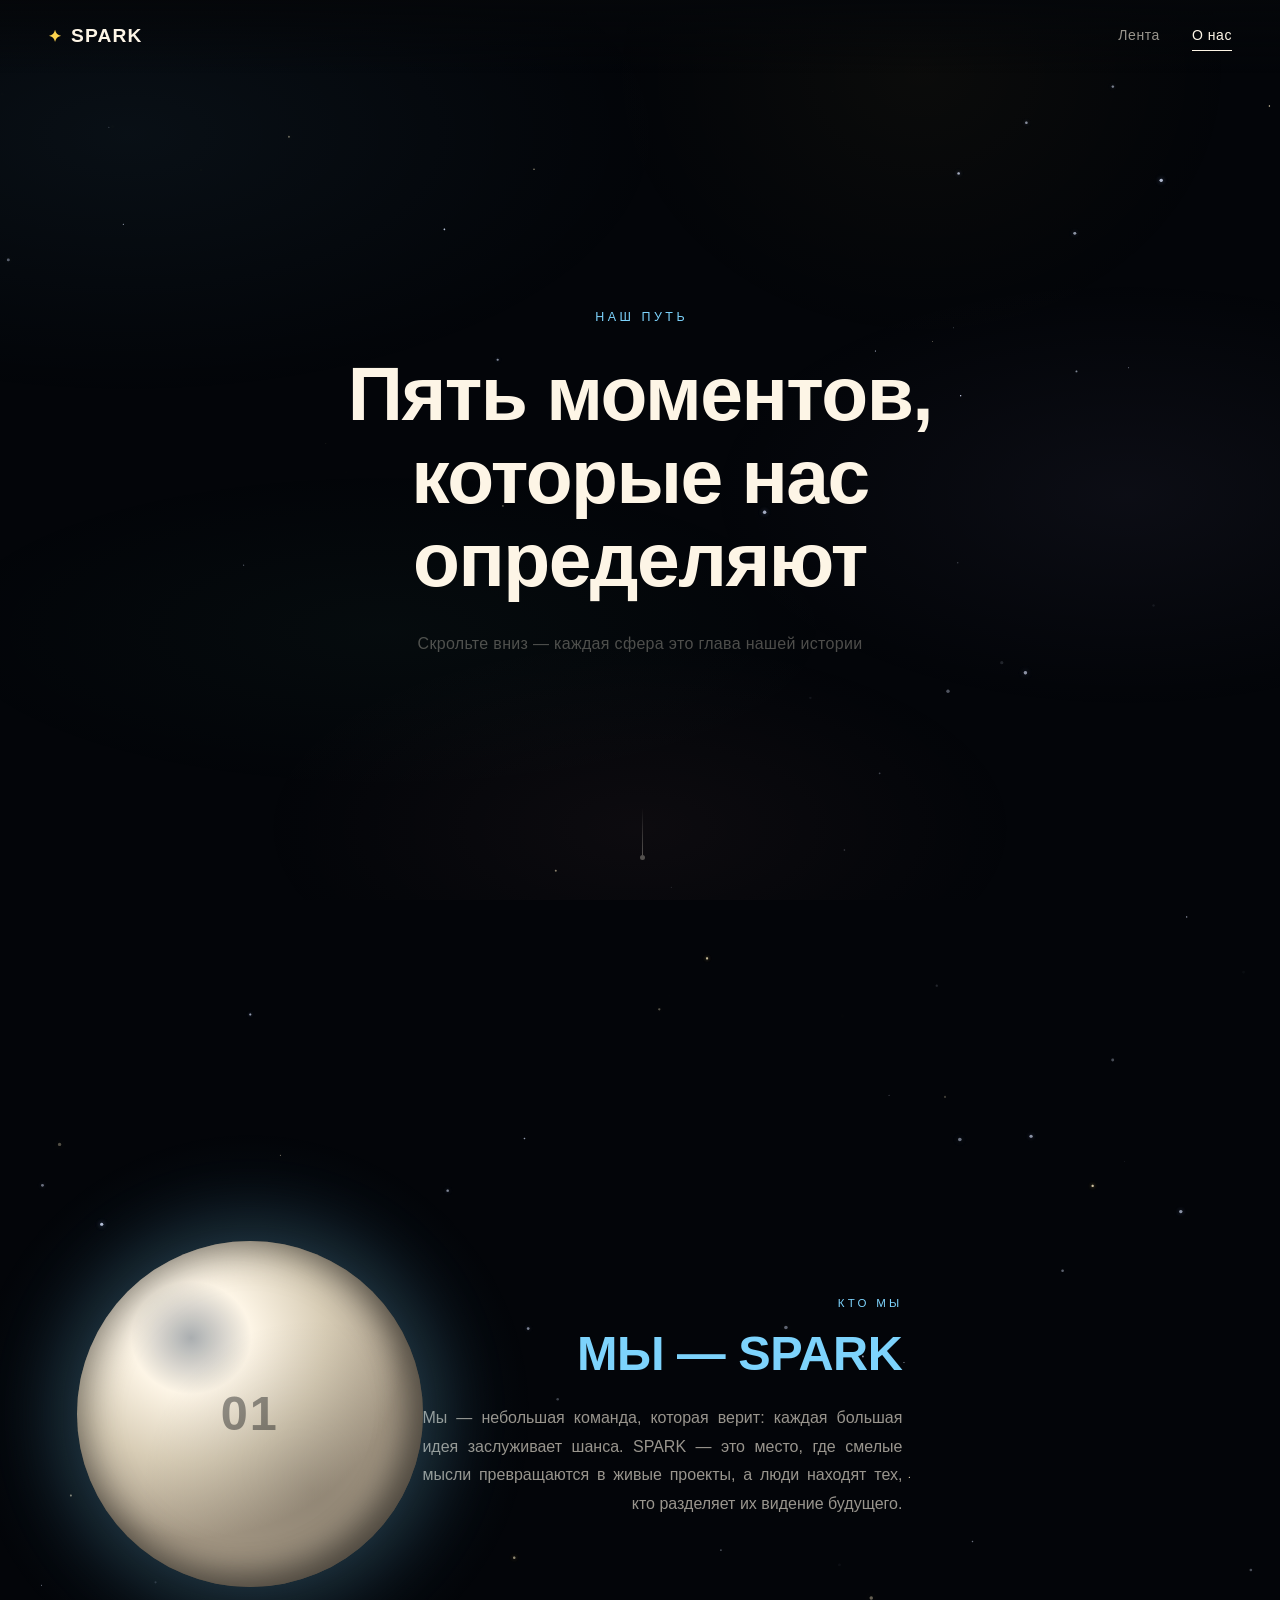
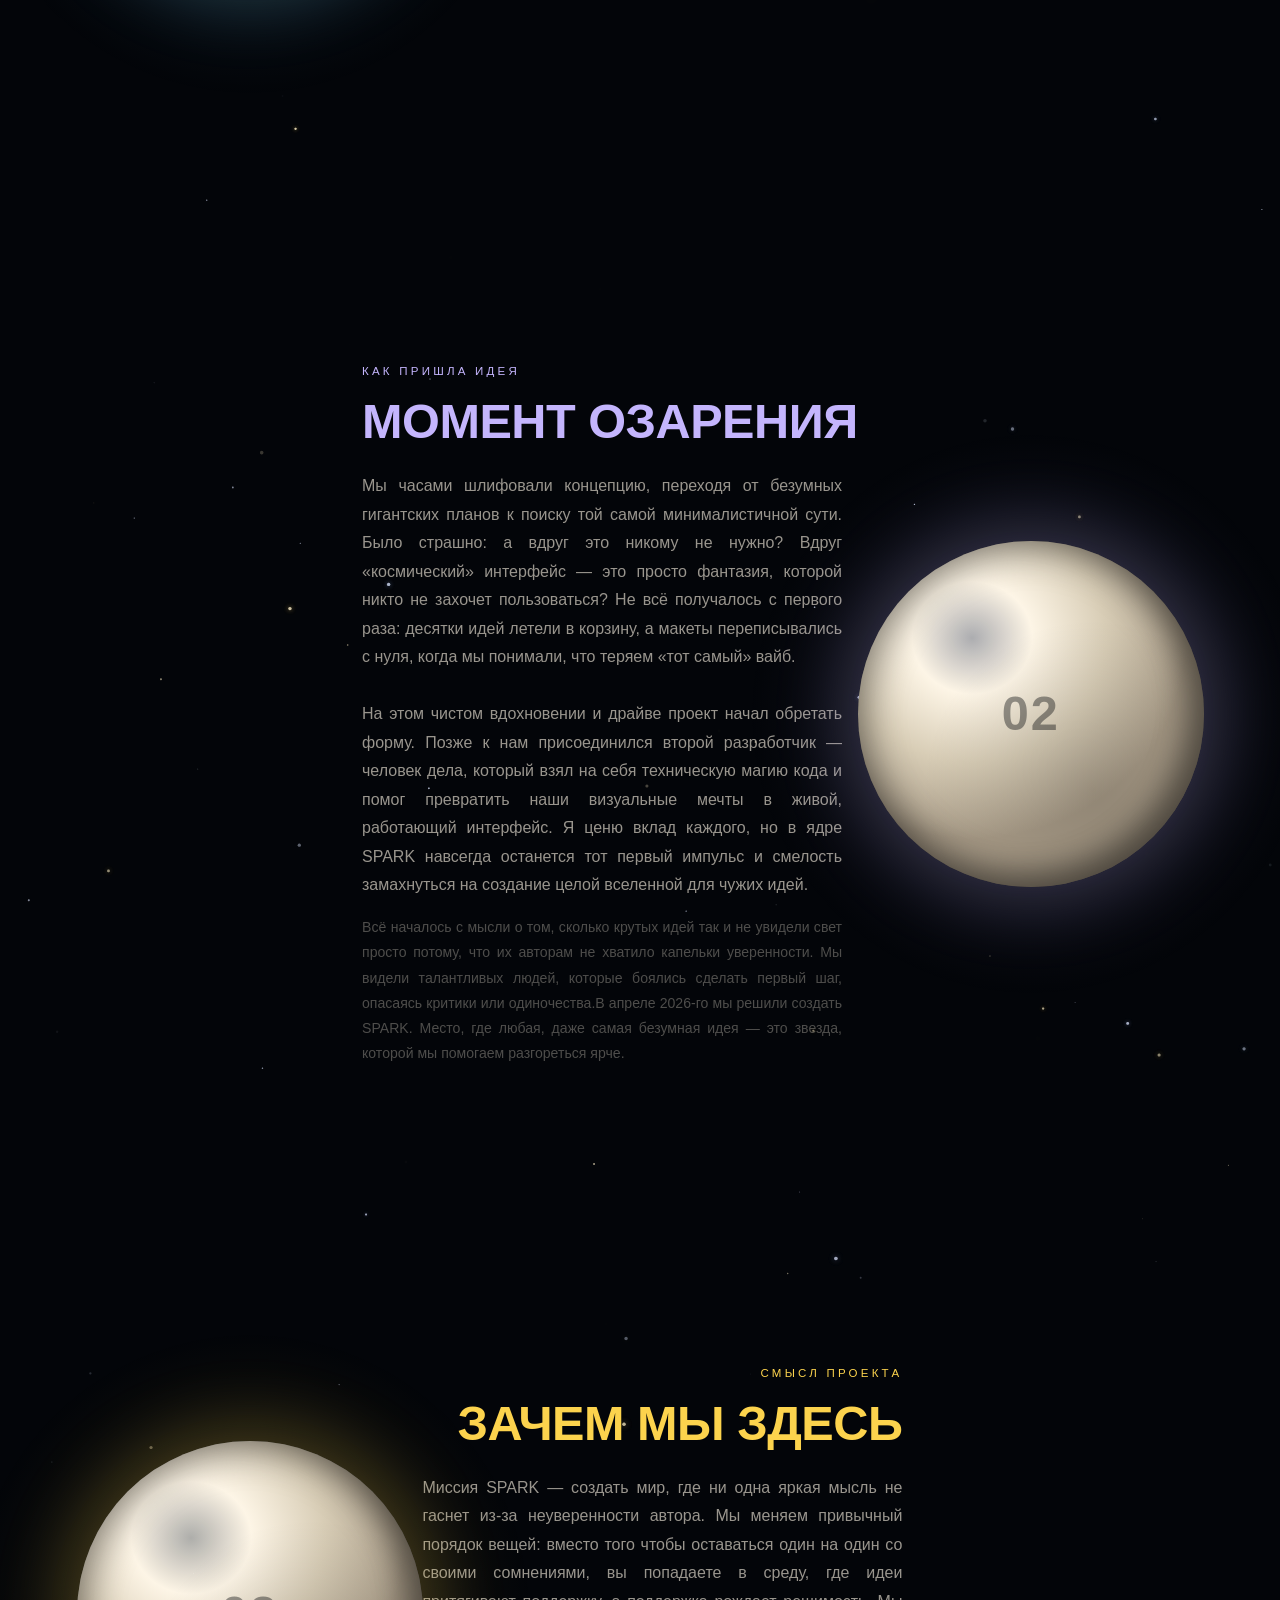
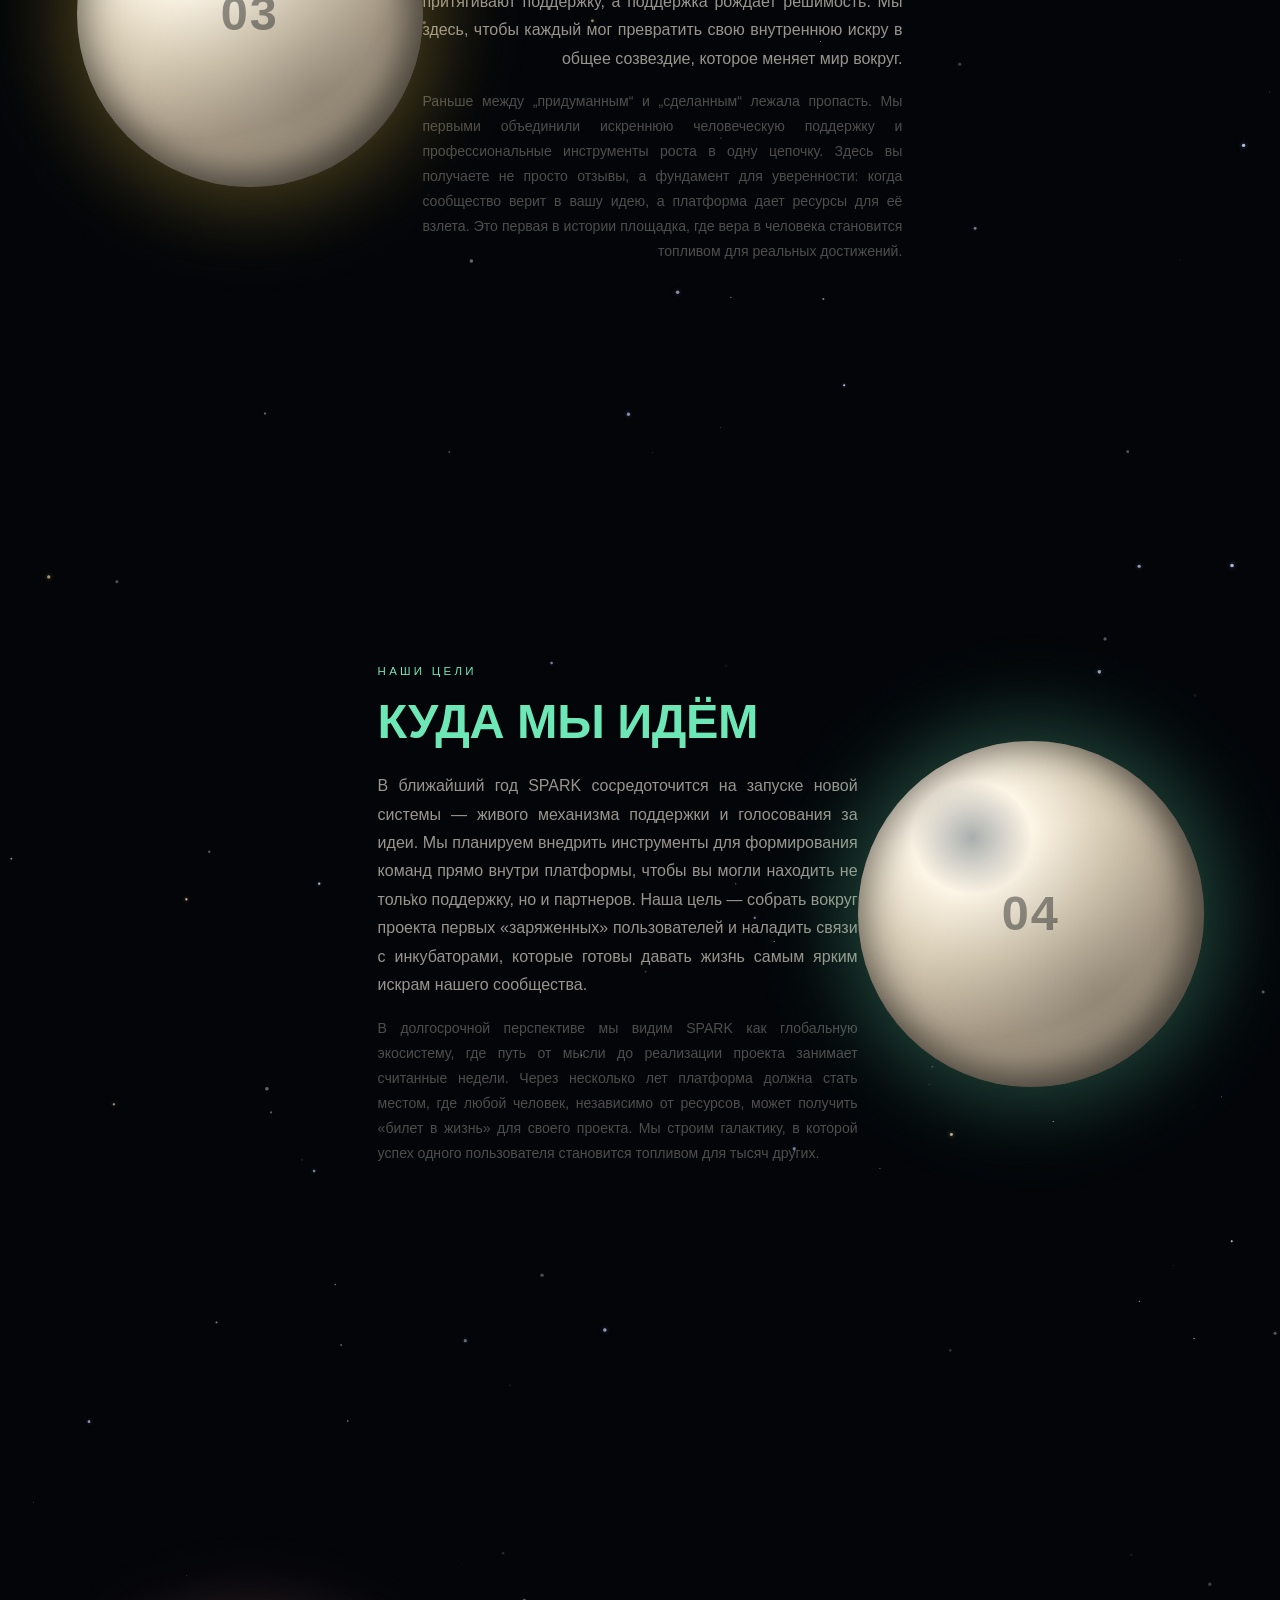
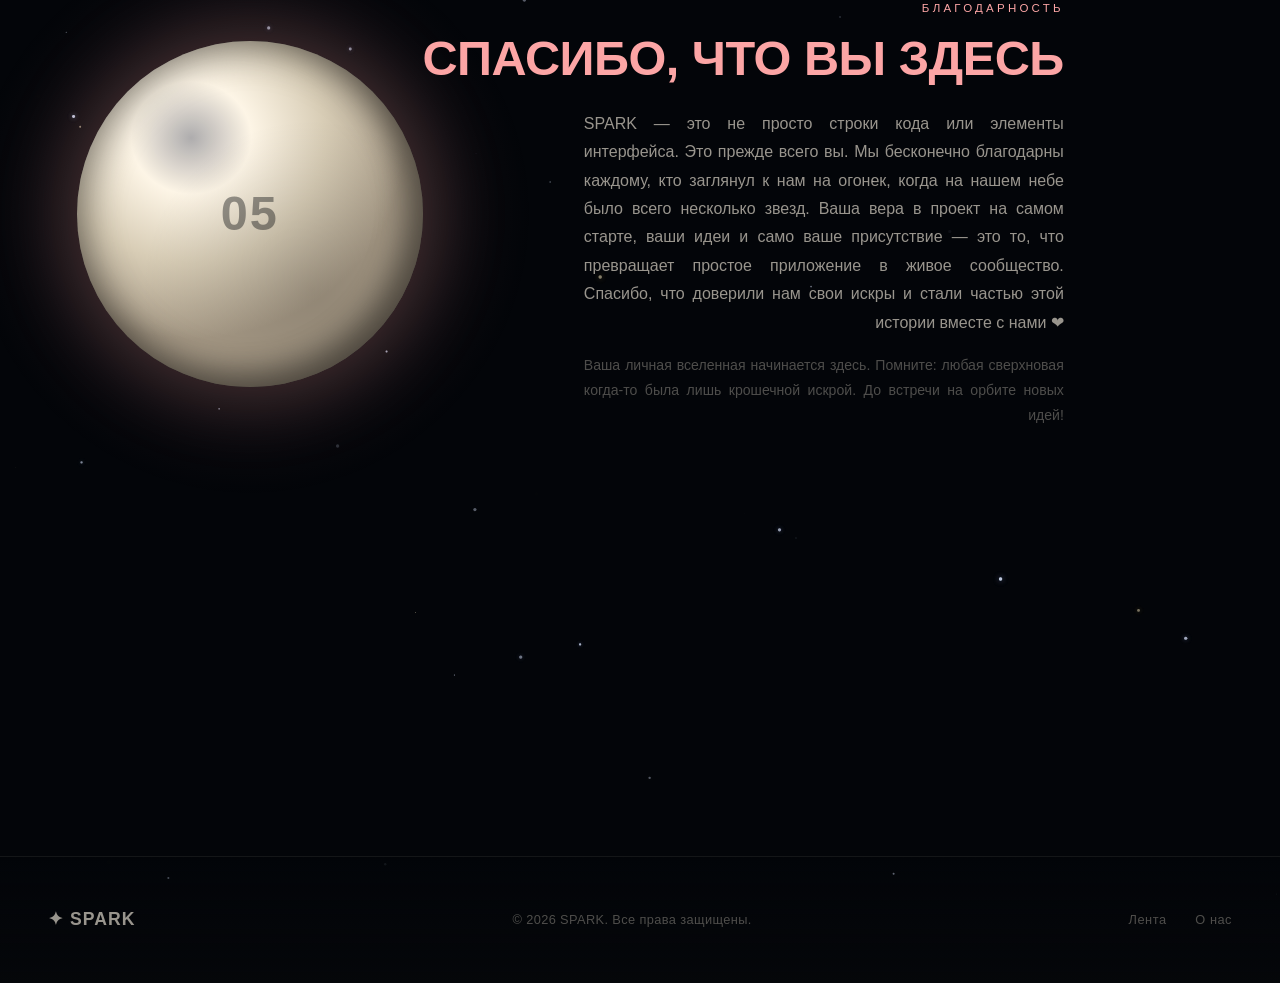
<file: about.html>
<!DOCTYPE html>
<html lang="ru">
<head>
  <meta charset="UTF-8">
  <meta name="viewport" content="width=device-width, initial-scale=1.0">
  <link rel="icon" href="data:,">
  <meta name="theme-color" content="#05070a">
  <title>О нас — SPARK</title>

  <meta http-equiv="Content-Security-Policy" content="default-src 'self'; script-src 'self' 'unsafe-inline' https://cdn.jsdelivr.net; style-src 'self' 'unsafe-inline' https://fonts.googleapis.com; font-src https://fonts.gstatic.com; connect-src 'self' https://*.supabase.co wss://*.supabase.co; img-src 'self' data: https:; object-src 'none'; base-uri 'self'; form-action 'self'; upgrade-insecure-requests;">

  <!-- Fonts: Syne (заголовки) + DM Sans (текст) — как в основном проекте -->
  <link rel="preconnect" href="https://fonts.googleapis.com">
  <link rel="preconnect" href="https://fonts.gstatic.com" crossorigin>
  <link href="https://fonts.googleapis.com/css2?family=Syne:wght@400;600;700;800&family=DM+Sans:ital,wght@0,300;0,400;0,500;1,300&display=swap" rel="stylesheet">

  <link rel="stylesheet" href="assets/css/about.css">
</head>
<body>

  <!-- ════════════════════════════════════════════════════
       LAYER 0 — Звёздное небо (canvas)
       JS: twinkling state-machine + subtle nebula gradient
  ════════════════════════════════════════════════════ -->
  <canvas id="starfield" aria-hidden="true"></canvas>

  <!-- ════════════════════════════════════════════════════
       LAYER 1 — Градиент-туманность поверх звёзд
  ════════════════════════════════════════════════════ -->
  <div class="nebula-bg" aria-hidden="true"></div>

  <!-- ════════════════════════════════════════════════════
       НАВИГАЦИЯ — минималистичная шапка
  ════════════════════════════════════════════════════ -->
  <header class="site-header" role="banner">
    <a class="logo" href="/" aria-label="SPARK — на главную">
      <span class="logo-mark">✦</span>
      <span class="logo-text">SPARK</span>
    </a>
    <nav class="header-nav" role="navigation" aria-label="Основная навигация">
      <a href="index.html" data-i18n="navFeed">Лента</a>
      <a href="about.html" class="nav-active" aria-current="page" data-i18n="navAbout">О нас</a>
    </nav>
  </header>

  <!-- ════════════════════════════════════════════════════
       HERO — вводный экран перед основным контентом
  ════════════════════════════════════════════════════ -->
  <section class="hero" aria-labelledby="hero-title">
    <div class="hero-eyebrow" data-i18n="heroEyebrow">Наш путь</div>
    <h1 class="hero-title" id="hero-title" data-i18n="heroTitle">
      Пять моментов, которые нас определяют
    </h1>
    <p class="hero-sub" data-i18n="heroSub">
      Скрольте вниз — каждая сфера это&nbsp;глава нашей истории
    </p>
    <div class="hero-scroll-hint" aria-hidden="true">
      <span class="scroll-line"></span>
      <span class="scroll-dot"></span>
    </div>
  </section>

  <!-- ════════════════════════════════════════════════════
       SVG ЛИНИЯ-МАРШРУТ
       Соединяет все 5 планет тонкой нитью.
       viewBox и точки пересчитываются JS при resize.
       data-line — маркер для JS-апдейта координат.
  ════════════════════════════════════════════════════ -->
  <svg
    class="path-line"
    id="pathLine"
    aria-hidden="true"
    data-line
    preserveAspectRatio="none"
  >
    <!--
      JS вставит сюда <path> с реальными координатами центров планет.
      Fallback (если JS не загрузился) — просто вертикальная линия.
    -->
    <path class="path-line__track" id="pathTrack" d="M0,0" />
    <!-- Анимированная «искра», бегущая по линии -->
    <circle class="path-line__spark" id="pathSpark" r="3" cx="0" cy="0" />
  </svg>

  <!-- ════════════════════════════════════════════════════
       ОСНОВНОЙ КОНТЕНТ — 5 секций-планет
       Каждая секция:
         .stop                — контейнер секции
         .stop__planet-wrap   — сфера + свечение
         .stop__planet        — сама сфера (CSS градиент)
         .stop__body          — текстовый блок с shape-outside
         .stop__index         — порядковый номер (01–05)

       Класс .stop--left  / .stop--right — зигзаг-направление
       data-color — цвет свечения (передаётся в JS для параллакса)
  ════════════════════════════════════════════════════ -->
  <main class="journey" id="journey" role="main">

    <!-- ── СТОП 01 — КТО МЫ ──────────────────────────
         Цвет: голубой (#7dd3fc)
         Позиция: слева
    ─────────────────────────────────────────────────── -->
    <section
      class="stop stop--left"
      id="stop-01"
      data-index="01"
      data-color="#7dd3fc"
      aria-labelledby="stop-01-title"
    >
      <div class="stop__planet-wrap" data-planet>
        <!-- Сфера -->
        <div class="stop__planet stop__planet--blue" aria-hidden="true">
          <div class="stop__planet-inner"></div>
        </div>
        <!-- Свечение-аура (отдельный слой для blur без влияния на текст) -->
        <div class="stop__aura stop__aura--blue" aria-hidden="true"></div>
        <!-- Плавающий номер внутри сферы -->
        <div class="stop__planet-num" aria-hidden="true">01</div>
      </div>

      <div class="stop__body stop__body--right">
        <!-- shape-outside float-элемент для обтекания сферы -->
        <div class="stop__shape-float stop__shape-float--left" aria-hidden="true"></div>

        <div class="stop__text">
          <span class="stop__eyebrow" style="color:#7dd3fc" data-i18n="eyebrow1">Кто мы</span>

          <!-- ЗАГОЛОВОК: замените на название вашей команды/слоган -->
          <h2 class="stop__title" id="stop-01-title" style="color:#7dd3fc" data-i18n="title1">
            <!-- ТЕКСТ: короткий заголовок раздела «Кто мы», 2–4 слова, ВЕРХНИЙ РЕГИСТР -->
            МЫ — SPARK
          </h2>

          <!-- ОСНОВНОЙ ТЕКСТ: замените на описание команды и видения -->
          <p class="stop__desc" data-i18n="desc1_1">
            <!-- ТЕКСТ: 3–5 предложений о том, кто составляет команду SPARK,
                 какими ценностями вы руководствуетесь и как видите свою роль
                 в экосистеме стартапов и идей. -->
            Мы — небольшая команда, которая верит: каждая большая идея
            заслуживает шанса. SPARK — это место, где смелые мысли
            превращаются в живые проекты, а люди находят тех, кто разделяет
            их видение будущего.
          </p>

          <!-- ДОПОЛНИТЕЛЬНЫЙ ТЕКСТ (опционально) -->
          <p class="stop__desc stop__desc--secondary">
            <!-- ТЕКСТ: дополнительный абзац — кто входит в команду,
                 какой у вас бэкграунд, откуда вы. -->
            
          </p>
        </div>
      </div>
    </section>


    <!-- ── СТОП 02 — КАК ПРИШЛА ИДЕЯ ────────────────
         Цвет: лавандовый (#c4b5fd)
         Позиция: справа
    ─────────────────────────────────────────────────── -->
    <section
      class="stop stop--right"
      id="stop-02"
      data-index="02"
      data-color="#c4b5fd"
      aria-labelledby="stop-02-title"
    >
      <div class="stop__planet-wrap" data-planet>
        <div class="stop__planet stop__planet--lavender" aria-hidden="true">
          <div class="stop__planet-inner"></div>
        </div>
        <div class="stop__aura stop__aura--lavender" aria-hidden="true"></div>
        <div class="stop__planet-num" aria-hidden="true">02</div>
      </div>

      <div class="stop__body stop__body--left">
        <div class="stop__shape-float stop__shape-float--right" aria-hidden="true"></div>

        <div class="stop__text">
          <span class="stop__eyebrow" style="color:#c4b5fd" data-i18n="eyebrow2">Как пришла идея</span>

          <h2 class="stop__title" id="stop-02-title" style="color:#c4b5fd" data-i18n="title2">
            <!-- ТЕКСТ: заголовок раздела «История», 2–4 слова -->
            МОМЕНТ ОЗАРЕНИЯ
          </h2>

          <p class="stop__desc">
            <!-- ТЕКСТ: история возникновения SPARK — когда, где, при каких
                 обстоятельствах появилась идея. Конкретная деталь или
                 момент, который всё изменил. -->
            <span data-i18n="desc2_1">Мы часами шлифовали концепцию, переходя от безумных гигантских планов к поиску той самой минималистичной сути. Было страшно: а вдруг это никому не нужно? Вдруг «космический» интерфейс — это просто фантазия, которой никто не захочет пользоваться? Не всё получалось с первого раза: десятки идей летели в корзину, а макеты переписывались с нуля, когда мы понимали, что теряем «тот самый» вайб.</span>
<br><br><span data-i18n="desc2_1_b">​На этом чистом вдохновении и драйве проект начал обретать форму. Позже к нам присоединился второй разработчик — человек дела, который взял на себя техническую магию кода и помог превратить наши визуальные мечты в живой, работающий интерфейс. Я ценю вклад каждого, но в ядре SPARK навсегда останется тот первый импульс и смелость замахнуться на создание целой вселенной для чужих идей.</span>
          </p>

          <p class="stop__desc stop__desc--secondary" data-i18n="desc2_2">
            <!-- ТЕКСТ: что было дальше — первые шаги, первые сомнения,
                 первое «да, это работает». -->
            Всё началось с мысли о том, сколько крутых идей так и не увидели свет просто потому, что их авторам не хватило капельки уверенности. Мы видели талантливых людей, которые боялись сделать первый шаг, опасаясь критики или одиночества.
​В апреле 2026-го мы решили создать SPARK. Место, где любая, даже самая безумная идея — это звезда, которой мы помогаем разгореться ярче.
          </p>
        </div>
      </div>
    </section>


    <!-- ── СТОП 03 — СМЫСЛ ПРОЕКТА ───────────────────
         Цвет: золотой (#fcd34d)
         Позиция: слева
    ─────────────────────────────────────────────────── -->
    <section
      class="stop stop--left"
      id="stop-03"
      data-index="03"
      data-color="#fcd34d"
      aria-labelledby="stop-03-title"
    >
      <div class="stop__planet-wrap" data-planet>
        <div class="stop__planet stop__planet--gold" aria-hidden="true">
          <div class="stop__planet-inner"></div>
        </div>
        <div class="stop__aura stop__aura--gold" aria-hidden="true"></div>
        <div class="stop__planet-num" aria-hidden="true">03</div>
      </div>

      <div class="stop__body stop__body--right">
        <div class="stop__shape-float stop__shape-float--left" aria-hidden="true"></div>

        <div class="stop__text">
          <span class="stop__eyebrow" style="color:#fcd34d" data-i18n="eyebrow3">Смысл проекта</span>

          <h2 class="stop__title" id="stop-03-title" style="color:#fcd34d" data-i18n="title3">
            <!-- ТЕКСТ: заголовок миссии, 2–4 слова -->
            ЗАЧЕМ МЫ ЗДЕСЬ
          </h2>

          <p class="stop__desc" data-i18n="desc3_1">
            <!-- ТЕКСТ: главная ценность и миссия SPARK.
                 Что вы меняете в мире? Какую проблему решаете?
                 Почему это важно именно сейчас? -->
            Миссия SPARK — создать мир, где ни одна яркая мысль не гаснет из-за неуверенности автора. Мы меняем привычный порядок вещей: вместо того чтобы оставаться один на один со своими сомнениями, вы попадаете в среду, где идеи притягивают поддержку, а поддержка рождает решимость. Мы здесь, чтобы каждый мог превратить свою внутреннюю искру в общее созвездие, которое меняет мир вокруг.
          </p>

          <p class="stop__desc stop__desc--secondary" data-i18n="desc3_2">
            <!-- ТЕКСТ: конкретный пример ценности — что получает
                 пользователь, которого раньше не было нигде. -->
            Раньше между „придуманным“ и „сделанным“ лежала пропасть. Мы первыми объединили искреннюю человеческую поддержку и профессиональные инструменты роста в одну цепочку. Здесь вы получаете не просто отзывы, а фундамент для уверенности: когда сообщество верит в вашу идею, а платформа дает ресурсы для её взлета. Это первая в истории площадка, где вера в человека становится топливом для реальных достижений.
          </p>
        </div>
      </div>
    </section>


    <!-- ── СТОП 04 — ЦЕЛИ ─────────────────────────────
         Цвет: мятный (#6ee7b7)
         Позиция: справа
    ─────────────────────────────────────────────────── -->
    <section
      class="stop stop--right"
      id="stop-04"
      data-index="04"
      data-color="#6ee7b7"
      aria-labelledby="stop-04-title"
    >
      <div class="stop__planet-wrap" data-planet>
        <div class="stop__planet stop__planet--mint" aria-hidden="true">
          <div class="stop__planet-inner"></div>
        </div>
        <div class="stop__aura stop__aura--mint" aria-hidden="true"></div>
        <div class="stop__planet-num" aria-hidden="true">04</div>
      </div>

      <div class="stop__body stop__body--left">
        <div class="stop__shape-float stop__shape-float--right" aria-hidden="true"></div>

        <div class="stop__text">
          <span class="stop__eyebrow" style="color:#6ee7b7" data-i18n="eyebrow4">Наши цели</span>

          <h2 class="stop__title" id="stop-04-title" style="color:#6ee7b7" data-i18n="title4">
            <!-- ТЕКСТ: заголовок раздела целей, 2–4 слова -->
            КУДА МЫ ИДЁМ
          </h2>

          <p class="stop__desc" data-i18n="desc4_1">
            <!-- ТЕКСТ: ближайшие и долгосрочные цели проекта.
                 Что планируете выпустить? Какой аудитории достичь?
                 Какие рынки или страны? -->
            В ближайший год SPARK сосредоточится на запуске новой системы — живого механизма поддержки и голосования за идеи. Мы планируем внедрить инструменты для формирования команд прямо внутри платформы, чтобы вы могли находить не только поддержку, но и партнеров. Наша цель — собрать вокруг проекта первых «заряженных» пользователей и наладить связи с инкубаторами, которые готовы давать жизнь самым ярким искрам нашего сообщества.
          </p>

          <p class="stop__desc stop__desc--secondary" data-i18n="desc4_2">
            <!-- ТЕКСТ: амбиции на 3–5 лет, большая цель. -->
            В долгосрочной перспективе мы видим SPARK как глобальную экосистему, где путь от мысли до реализации проекта занимает считанные недели. Через несколько лет платформа должна стать местом, где любой человек, независимо от ресурсов, может получить «билет в жизнь» для своего проекта. Мы строим галактику, в которой успех одного пользователя становится топливом для тысяч других.
          </p>
        </div>
      </div>
    </section>


    <!-- ── СТОП 05 — БЛАГОДАРНОСТЬ ────────────────────
         Цвет: коралловый (#fca5a5)
         Позиция: слева, финальный
    ─────────────────────────────────────────────────── -->
    <section
      class="stop stop--left stop--final"
      id="stop-05"
      data-index="05"
      data-color="#fca5a5"
      aria-labelledby="stop-05-title"
    >
      <div class="stop__planet-wrap" data-planet>
        <div class="stop__planet stop__planet--coral" aria-hidden="true">
          <div class="stop__planet-inner"></div>
        </div>
        <div class="stop__aura stop__aura--coral" aria-hidden="true"></div>
        <div class="stop__planet-num" aria-hidden="true">05</div>
      </div>

      <div class="stop__body stop__body--right">
        <div class="stop__shape-float stop__shape-float--left" aria-hidden="true"></div>

        <div class="stop__text">
          <span class="stop__eyebrow" style="color:#fca5a5" data-i18n="eyebrow5">Благодарность</span>

          <h2 class="stop__title" id="stop-05-title" style="color:#fca5a5" data-i18n="title5">
            <!-- ТЕКСТ: заголовок финального слова, 2–4 слова -->
            СПАСИБО, ЧТО ВЫ ЗДЕСЬ
          </h2>

          <p class="stop__desc" data-i18n="desc5_1">
            <!-- ТЕКСТ: финальное слово к пользователям — тем, кто
                 пришёл на платформу, поверил в идею, поддержал проект.
                 Личное, тёплое, искреннее. -->
            SPARK — это не просто строки кода или элементы интерфейса. Это прежде всего вы. Мы бесконечно благодарны каждому, кто заглянул к нам на огонек, когда на нашем небе было всего несколько звезд. Ваша вера в проект на самом старте, ваши идеи и само ваше присутствие — это то, что превращает простое приложение в живое сообщество. Спасибо, что доверили нам свои искры и стали частью этой истории вместе с нами ❤
          </p>

          <p class="stop__desc stop__desc--secondary" data-i18n="desc5_2">
            <!-- ТЕКСТ: призыв к действию или финальная фраза,
                 которую хочется запомнить. -->
            Ваша личная вселенная начинается здесь. Помните: любая сверхновая когда-то была лишь крошечной искрой. До встречи на орбите новых идей!
          </p>
        </div>
      </div>
    </section>

  </main><!-- /.journey -->


  <!-- ════════════════════════════════════════════════════
       FOOTER
  ════════════════════════════════════════════════════ -->
  <footer class="site-footer" role="contentinfo">
    <div class="footer-inner">
      <span class="footer-logo">✦ SPARK</span>
      <span class="footer-copy" data-i18n="footerRights">
        <!-- ТЕКСТ: год и название компании/команды -->
        © 2026 SPARK. Все права защищены.
      </span>
      <nav class="footer-nav" aria-label="Навигация в подвале">
        <a href="index.html" data-i18n="navFeedFooter">Лента</a>
        <a href="about.html" aria-current="page" data-i18n="navAboutFooter">О нас</a>
      </nav>
    </div>
  </footer>

  <script src="assets/js/about.js"></script>
</body>
</html>
</file>
<file: assets/css/about.css>
/* ═══════════════════════════════════════════════════════════════
   SPARK — О НАС | style.css  v2.0
   Концепция: «Премиальный минимализм и космический путь»
   ═══════════════════════════════════════════════════════════════ */

/* ──────────────────────────────────────────────────────────────
   0. CSS-переменные
────────────────────────────────────────────────────────────────*/
:root {
  /* Палитра */
  --bg:          #05070a;
  --bg-mid:      #080c12;
  --ivory:       #fdf5e6;
  --ivory-dim:   rgba(253, 245, 230, 0.60);
  --ivory-muted: rgba(253, 245, 230, 0.30);
  --white-line:  rgba(255, 255, 255, 0.15);

  /* Цвета свечений */
  --c-blue:    #7dd3fc;
  --c-lav:     #c4b5fd;
  --c-gold:    #fcd34d;
  --c-mint:    #6ee7b7;
  --c-coral:   #fca5a5;

  /* Размеры планет — крупнее, ~25vw */
  --planet-size:    clamp(260px, 27vw, 400px);
  --planet-size-sm: clamp(200px, 20vw, 300px);

  /* Типографика */
  --font-display: 'Syne', sans-serif;
  --font-body:    'DM Sans', sans-serif;

  /* Переходы */
  --ease-smooth: cubic-bezier(0.4, 0, 0.2, 1);
  --ease-spring: cubic-bezier(0.34, 1.56, 0.64, 1);
  --ease-out:    cubic-bezier(0.0, 0, 0.2, 1);
}

/* ──────────────────────────────────────────────────────────────
   1. Сброс и база
────────────────────────────────────────────────────────────────*/
*, *::before, *::after {
  box-sizing: border-box;
  margin: 0;
  padding: 0;
}

html {
  scroll-behavior: smooth;
  font-size: 16px;
  -webkit-font-smoothing: antialiased;
  -moz-osx-font-smoothing: grayscale;
}

body {
  background-color: var(--bg);
  color: var(--ivory);
  font-family: var(--font-body);
  font-weight: 300;
  line-height: 1.7;
  overflow-x: hidden;
  cursor: default;
}

a {
  color: inherit;
  text-decoration: none;
}

img, svg { display: block; }

/* ──────────────────────────────────────────────────────────────
   2. Звёздное небо — canvas
────────────────────────────────────────────────────────────────*/
#starfield {
  position: fixed;
  inset: 0;
  z-index: 0;
  pointer-events: none;
}

/* ──────────────────────────────────────────────────────────────
   3. Туманность-фон (nebula gradient) — поверх звёзд
────────────────────────────────────────────────────────────────*/
.nebula-bg {
  position: fixed;
  inset: 0;
  z-index: 1;
  pointer-events: none;
  background:
    radial-gradient(ellipse 65% 45% at 10% 15%,  rgba(125, 211, 252, 0.055) 0%, transparent 65%),
    radial-gradient(ellipse 55% 40% at 88% 55%,  rgba(196, 181, 253, 0.05)  0%, transparent 60%),
    radial-gradient(ellipse 50% 35% at 50% 92%,  rgba(252, 165, 165, 0.045) 0%, transparent 60%),
    radial-gradient(ellipse 45% 55% at 72% 8%,   rgba(252, 211, 77,  0.035) 0%, transparent 55%),
    radial-gradient(ellipse 60% 30% at 30% 70%,  rgba(110, 231, 183, 0.03)  0%, transparent 60%);
}

/* ──────────────────────────────────────────────────────────────
   4. Хедер
────────────────────────────────────────────────────────────────*/
.site-header {
  position: fixed;
  top: 0;
  left: 0;
  right: 0;
  z-index: 100;
  display: flex;
  align-items: center;
  justify-content: space-between;
  padding: 1.25rem 3rem;
  background: linear-gradient(to bottom, rgba(5,7,10,0.95) 0%, transparent 100%);
  backdrop-filter: blur(0px);
  transition:
    backdrop-filter 0.4s var(--ease-smooth),
    background      0.4s var(--ease-smooth),
    transform       0.4s var(--ease-smooth);
}

.site-header.scrolled {
  backdrop-filter: blur(18px);
  background: rgba(5, 7, 10, 0.80);
  border-bottom: 1px solid rgba(255,255,255,0.06);
}

/* Скрытие при быстром скролле вниз */
.site-header.header--hidden {
  transform: translateY(-100%);
}

/* Логотип */
.logo {
  display: flex;
  align-items: center;
  gap: 0.55rem;
  font-family: var(--font-display);
  font-weight: 700;
  font-size: 1.2rem;
  letter-spacing: 0.06em;
  color: var(--ivory);
  transition: opacity 0.3s;
}
.logo:hover { opacity: 0.75; }

.logo-mark {
  font-size: 1rem;
  color: var(--c-gold);
  display: inline-block;
  animation: sparkle 4s ease-in-out infinite;
}

@keyframes sparkle {
  0%, 100% { transform: scale(1)   rotate(0deg);   opacity: 1; }
  40%       { transform: scale(1.3) rotate(20deg);  opacity: 0.8; }
  60%       { transform: scale(0.9) rotate(-10deg); opacity: 1; }
}

/* Навигация */
.header-nav {
  display: flex;
  gap: 2rem;
  font-size: 0.875rem;
  font-weight: 400;
  letter-spacing: 0.04em;
  color: var(--ivory-dim);
}

.header-nav a {
  position: relative;
  transition: color 0.3s;
}
.header-nav a::after {
  content: '';
  position: absolute;
  bottom: -3px;
  left: 0; right: 0;
  height: 1px;
  background: currentColor;
  transform: scaleX(0);
  transform-origin: right;
  transition: transform 0.35s var(--ease-smooth);
}
.header-nav a:hover,
.header-nav .nav-active {
  color: var(--ivory);
}
.header-nav a:hover::after,
.header-nav .nav-active::after {
  transform: scaleX(1);
  transform-origin: left;
}

/* ──────────────────────────────────────────────────────────────
   5. Hero-секция
────────────────────────────────────────────────────────────────*/
.hero {
  position: relative;
  z-index: 10;
  min-height: 100svh;
  display: flex;
  flex-direction: column;
  align-items: center;
  justify-content: center;
  text-align: center;
  padding: 8rem 2rem 4rem;
}

.hero-eyebrow {
  font-family: var(--font-body);
  font-size: 0.78rem;
  font-weight: 400;
  letter-spacing: 0.28em;
  margin-right: -0.28em;
  text-transform: uppercase;
  color: var(--c-blue);
  opacity: 0.85;
  margin-bottom: 1.5rem;
  animation: fadeUp 1s var(--ease-smooth) 0.2s both;
}

.hero-title {
  font-family: var(--font-display);
  font-weight: 800;
  font-size: clamp(2.4rem, 6vw, 5rem);
  line-height: 1.08;
  letter-spacing: -0.02em;
  color: var(--ivory);
  max-width: 800px;
  animation: fadeUp 1s var(--ease-smooth) 0.4s both;
}

.hero-sub {
  margin-top: 1.8rem;
  font-size: 1rem;
  color: var(--ivory-muted);
  font-weight: 300;
  letter-spacing: 0.02em;
  animation: fadeUp 1s var(--ease-smooth) 0.6s both;
}

/* Индикатор скролла */
.hero-scroll-hint {
  position: absolute;
  bottom: 2.5rem;
  left: 50%;
  transform: translateX(-50%);
  display: flex;
  flex-direction: column;
  align-items: center;
  gap: 0;
  animation: fadeUp 1s var(--ease-smooth) 1s both;
  transition: opacity 0.5s var(--ease-smooth);
}

.scroll-line {
  display: block;
  width: 1px;
  height: 48px;
  background: linear-gradient(to bottom, transparent, var(--ivory-muted));
}
.scroll-dot {
  display: block;
  width: 5px;
  height: 5px;
  border-radius: 50%;
  background: var(--ivory-muted);
  animation: scrollBounce 2s ease-in-out infinite;
}

@keyframes scrollBounce {
  0%, 100% { transform: translateY(0); opacity: 0.5; }
  50%       { transform: translateY(6px); opacity: 1; }
}

/* ──────────────────────────────────────────────────────────────
   6. SVG маршрутная линия
────────────────────────────────────────────────────────────────*/
.path-line {
  position: absolute;
  top: 0;
  left: 0;
  width: 100%;
  pointer-events: none;
  z-index: 5;
  overflow: visible;
}

.path-line__track {
  fill: none;
  stroke: rgba(255, 255, 255, 0.14);
  stroke-width: 1.5px;
  /* Плавная линия без пунктира — как нить маршрута */
  stroke-linecap: round;
  stroke-linejoin: round;
}

/* Анимированная искра на линии */
.path-line__spark {
  fill: rgba(255, 255, 255, 0.9);
  filter: drop-shadow(0 0 5px rgba(255,255,255,0.9))
          drop-shadow(0 0 12px rgba(255,255,255,0.4));
  transition: opacity 0.4s;
}

/* ──────────────────────────────────────────────────────────────
   7. JOURNEY — основной контейнер
────────────────────────────────────────────────────────────────*/
.journey {
  position: relative;
  z-index: 10;
  padding: 4rem 0 12rem;
}

/* ──────────────────────────────────────────────────────────────
   8. STOP — секция с планетой
────────────────────────────────────────────────────────────────*/
.stop {
  position: relative;
  display: flex;
  align-items: center;
  min-height: 100svh;
  padding: 6rem 0;
  /* Плавное появление при скролле (управляется JS классом is-visible) */
}

/* Зигзаг: левые — планета слева, правые — справа */
.stop--left {
  flex-direction: row;
  padding-left:  clamp(3rem, 6vw, 8rem);
  padding-right: clamp(2rem, 6vw, 8rem);
}

.stop--right {
  flex-direction: row-reverse;
  padding-right: clamp(3rem, 6vw, 8rem);
  padding-left:  clamp(2rem, 6vw, 8rem);
}

/* ──────────────────────────────────────────────────────────────
   9. Планета — обёртка и сфера
────────────────────────────────────────────────────────────────*/
.stop__planet-wrap {
  position: relative;
  flex-shrink: 0;
  width:  var(--planet-size);
  height: var(--planet-size);
  transition: transform 0.9s var(--ease-spring);
  will-change: transform;
  /* z-index чтобы свечение было поверх текста */
  z-index: 2;
}

/* Увеличение при активации */
.stop__planet-wrap.is-active {
  transform: scale(1.28);
}

/* Hover: лёгкое дополнительное увеличение */
.stop__planet-wrap.is-hovered {
  transform: scale(1.06);
}
.stop__planet-wrap.is-active.is-hovered {
  transform: scale(1.32);
}

/* Сама сфера — матовая, кремовая, объёмная */
.stop__planet {
  position: absolute;
  inset: 0;
  border-radius: 50%;
  overflow: hidden;
  background: radial-gradient(
    ellipse 62% 58% at 33% 28%,
    rgba(255, 255, 255, 0.65) 0%,
    var(--ivory)              28%,
    #d8cdb6                   62%,
    #a99c88                   100%
  );
  box-shadow:
    inset 0 0 35px 10px rgba(0, 0, 0, 0.38),
    inset -15px -12px 30px  rgba(0, 0, 0, 0.28);
  transition: transform 0.9s var(--ease-spring);
}

/* Вращение активной планеты — очень медленно */
.stop__planet-wrap.is-active .stop__planet {
  animation: rotateSphere 22s linear infinite;
}

@keyframes rotateSphere {
  from { transform: rotate(0deg); }
  to   { transform: rotate(360deg); }
}

/* Внутренний тень-слой для глубины */
.stop__planet-inner {
  position: absolute;
  inset: 0;
  border-radius: 50%;
  background: radial-gradient(
    ellipse 85% 85% at 68% 72%,
    rgba(0, 0, 0, 0.14) 0%,
    transparent 58%
  );
}

/* Номер внутри планеты */
.stop__planet-num {
  position: absolute;
  inset: 0;
  display: flex;
  align-items: center;
  justify-content: center;
  font-family: var(--font-display);
  font-weight: 800;
  font-size: clamp(2rem, 3.8vw, 3.4rem);
  letter-spacing: 0.04em;
  color: rgba(5, 7, 10, 0.40);
  z-index: 2;
  user-select: none;
  transition: opacity 0.4s;
}

.stop__planet-wrap.is-active .stop__planet-num {
  animation: counterRotate 22s linear infinite;
  opacity: 0.55;
}

@keyframes counterRotate {
  from { transform: rotate(0deg); }
  to   { transform: rotate(-360deg); }
}

/* ──────────────────────────────────────────────────────────────
   10. Ауры (свечение) — отдельный слой позади планеты
────────────────────────────────────────────────────────────────*/
.stop__aura {
  position: absolute;
  inset: -35%;
  border-radius: 50%;
  pointer-events: none;
  z-index: -1;
  transition:
    opacity   0.9s var(--ease-smooth),
    transform 0.9s var(--ease-spring);
  opacity: 0.14;
}

/* Активная аура */
.stop__planet-wrap.is-active .stop__aura {
  opacity: 0.38;
  transform: scale(1.12);
  animation: auraPulse 5s ease-in-out infinite;
}

/* Hover: аура слегка оживает */
.stop__planet-wrap.is-hovered .stop__aura {
  opacity: 0.25;
  transform: scale(1.06);
}

@keyframes auraPulse {
  0%, 100% { opacity: 0.33; transform: scale(1.10); }
  50%       { opacity: 0.44; transform: scale(1.18); }
}

/* Цвета аур */
.stop__aura--blue     { background: radial-gradient(circle, rgba(125, 211, 252, 1.0) 0%, transparent 68%); }
.stop__aura--lavender { background: radial-gradient(circle, rgba(196, 181, 253, 1.0) 0%, transparent 68%); }
.stop__aura--gold     { background: radial-gradient(circle, rgba(252, 211, 77,  1.0) 0%, transparent 68%); }
.stop__aura--mint     { background: radial-gradient(circle, rgba(110, 231, 183, 1.0) 0%, transparent 68%); }
.stop__aura--coral    { background: radial-gradient(circle, rgba(252, 165, 165, 1.0) 0%, transparent 68%); }

/* box-shadow на планете — базовое свечение */
.stop__planet--blue     { box-shadow: 0 0 70px 14px rgba(125, 211, 252, 0.22), inset 0 0 35px 10px rgba(0,0,0,0.38), inset -15px -12px 30px rgba(0,0,0,0.28); }
.stop__planet--lavender { box-shadow: 0 0 70px 14px rgba(196, 181, 253, 0.22), inset 0 0 35px 10px rgba(0,0,0,0.38), inset -15px -12px 30px rgba(0,0,0,0.28); }
.stop__planet--gold     { box-shadow: 0 0 70px 14px rgba(252, 211, 77,  0.22), inset 0 0 35px 10px rgba(0,0,0,0.38), inset -15px -12px 30px rgba(0,0,0,0.28); }
.stop__planet--mint     { box-shadow: 0 0 70px 14px rgba(110, 231, 183, 0.22), inset 0 0 35px 10px rgba(0,0,0,0.38), inset -15px -12px 30px rgba(0,0,0,0.28); }
.stop__planet--coral    { box-shadow: 0 0 70px 14px rgba(252, 165, 165, 0.22), inset 0 0 35px 10px rgba(0,0,0,0.38), inset -15px -12px 30px rgba(0,0,0,0.28); }

/* Усиленное свечение активной планеты */
.stop__planet-wrap.is-active .stop__planet--blue     { box-shadow: 0 0 120px 30px rgba(125, 211, 252, 0.32), inset 0 0 35px 10px rgba(0,0,0,0.38), inset -15px -12px 30px rgba(0,0,0,0.28); }
.stop__planet-wrap.is-active .stop__planet--lavender { box-shadow: 0 0 120px 30px rgba(196, 181, 253, 0.32), inset 0 0 35px 10px rgba(0,0,0,0.38), inset -15px -12px 30px rgba(0,0,0,0.28); }
.stop__planet-wrap.is-active .stop__planet--gold     { box-shadow: 0 0 120px 30px rgba(252, 211, 77,  0.32), inset 0 0 35px 10px rgba(0,0,0,0.38), inset -15px -12px 30px rgba(0,0,0,0.28); }
.stop__planet-wrap.is-active .stop__planet--mint     { box-shadow: 0 0 120px 30px rgba(110, 231, 183, 0.32), inset 0 0 35px 10px rgba(0,0,0,0.38), inset -15px -12px 30px rgba(0,0,0,0.28); }
.stop__planet-wrap.is-active .stop__planet--coral    { box-shadow: 0 0 120px 30px rgba(252, 165, 165, 0.32), inset 0 0 35px 10px rgba(0,0,0,0.38), inset -15px -12px 30px rgba(0,0,0,0.28); }


/* ──────────────────────────────────────────────────────────────
   12. АНИМАЦИЯ ТЕКСТА — ИСПРАВЛЕНИЕ ПРОБЛЕМЫ 1
   
   Три состояния:
     • начальное (невидимое)  — opacity:0, translateY(32px)
     • .text-visible          — добавляет JS через IntersectionObserver
     • .stop.is-active        — альтернативный CSS-селектор
   
   Оба пути приводят к одному результату.
────────────────────────────────────────────────────────────────*/

/* Начальное скрытое состояние */
.stop__text {
  opacity: 0;
  transform: translateY(32px);
  transition:
    opacity   0.9s var(--ease-out)    0.1s,
    transform 0.9s var(--ease-smooth) 0.1s;
  /* Без will-change — не нужно, transition и так GPU-ускорен */
}

/* ── ПУТЬ 1: JS добавляет класс .text-visible через IntersectionObserver ──
   Именно этот класс не был определён в старом CSS — ИСПРАВЛЕНО */
.stop__text.text-visible {
  opacity: 1;
  transform: translateY(0);
}

/* ── ПУТЬ 2: CSS-каскад — когда секция получает .is-active ── */
.stop.is-active .stop__text {
  opacity: 1;
  transform: translateY(0);
}

/* ── ПУТЬ 3: Резервный — через активную планету (старый селектор Gemini) ── */
.stop__planet-wrap.is-active ~ .stop__body .stop__text {
  opacity: 1;
  transform: translateY(0);
}

/* Разные задержки для элементов внутри текста — каскадный эффект */
.stop.is-active .stop__eyebrow,
.stop__text.text-visible .stop__eyebrow {
  transition-delay: 0.05s;
}
.stop.is-active .stop__title,
.stop__text.text-visible .stop__title {
  transition-delay: 0.18s;
}
.stop.is-active .stop__desc:nth-of-type(1),
.stop__text.text-visible .stop__desc:nth-of-type(1) {
  transition-delay: 0.30s;
}
.stop.is-active .stop__desc:nth-of-type(2),
.stop__text.text-visible .stop__desc:nth-of-type(2) {
  transition-delay: 0.44s;
}

/* Каждый дочерний элемент тоже плавно появляется */
.stop__eyebrow,
.stop__title,
.stop__desc {
  opacity: 0;
  transform: translateY(18px);
  transition:
    opacity   0.7s var(--ease-out)    0.05s,
    transform 0.7s var(--ease-smooth) 0.05s;
}

.stop.is-active .stop__eyebrow,
.stop.is-active .stop__title,
.stop.is-active .stop__desc,
.stop__text.text-visible .stop__eyebrow,
.stop__text.text-visible .stop__title,
.stop__text.text-visible .stop__desc {
  opacity: 1;
  transform: translateY(0);
}

/* ──────────────────────────────────────────────────────────────
   13. Типографика текстового блока
────────────────────────────────────────────────────────────────*/
.stop__eyebrow {
  display: block;
  font-size: 0.72rem;
  font-weight: 400;
  letter-spacing: 0.28em;
  text-transform: uppercase;
  margin-bottom: 0.9rem;
  opacity: 0; /* управляется через анимацию выше */
}

.stop__title {
  font-family: var(--font-display);
  font-weight: 800;
  font-size: clamp(1.9rem, 3.8vw, 3.5rem);
  line-height: 1.04;
  letter-spacing: -0.01em;
  text-transform: uppercase;
  margin-bottom: 1.6rem;
  opacity: 0; /* управляется через анимацию выше */
}

.stop__desc {
  font-size: clamp(0.92rem, 1.25vw, 1.07rem);
  font-weight: 300;
  line-height: 1.78;
  color: var(--ivory-dim);
  max-width: 480px;
  opacity: 0; /* управляется через анимацию выше */
}

.stop__desc + .stop__desc {
  margin-top: 1rem;
}

.stop__desc--secondary {
  color: var(--ivory-muted);
  font-size: clamp(0.85rem, 1.1vw, 0.98rem);
}

/* Выравнивание — зигзаг на ПК */
.stop--left  .stop__text  { text-align: right; }
.stop--right .stop__text  { text-align: left; }

/* Текст по краям страницы (justify) на ПК */
@media (min-width: 901px) {
  .stop__desc {
    text-align: justify;
    text-align-last: left;
    hyphens: auto;
  }
  .stop--left .stop__desc {
    text-align-last: right;
    margin-left: auto;
  }
}

/* ──────────────────────────────────────────────────────────────
   14. Footer
────────────────────────────────────────────────────────────────*/
.site-footer {
  position: relative;
  z-index: 10;
  border-top: 1px solid rgba(255, 255, 255, 0.06);
  padding: 3rem;
  background: linear-gradient(to top, rgba(5,7,10,0.98) 0%, transparent 100%);
}

.footer-inner {
  max-width: 1200px;
  margin: 0 auto;
  display: flex;
  align-items: center;
  justify-content: space-between;
  flex-wrap: wrap;
  gap: 1rem;
}

.footer-logo {
  font-family: var(--font-display);
  font-weight: 700;
  font-size: 1.1rem;
  letter-spacing: 0.06em;
  color: var(--ivory-dim);
}

.footer-copy {
  font-size: 0.8rem;
  color: var(--ivory-muted);
  letter-spacing: 0.03em;
}

.footer-nav {
  display: flex;
  gap: 1.8rem;
  font-size: 0.8rem;
  color: var(--ivory-muted);
  letter-spacing: 0.04em;
}

.footer-nav a {
  transition: color 0.3s;
}
.footer-nav a:hover {
  color: var(--ivory);
}

/* ──────────────────────────────────────────────────────────────
   15. Вспомогательные анимации
────────────────────────────────────────────────────────────────*/
@keyframes fadeUp {
  from {
    opacity: 0;
    transform: translateY(24px);
  }
  to {
    opacity: 1;
    transform: translateY(0);
  }
}

/* ──────────────────────────────────────────────────────────────
   16. Медиазапросы — адаптив
────────────────────────────────────────────────────────────────*/
@media (max-width: 900px) {
  :root {
    --planet-size: clamp(200px, 44vw, 280px);
  }

  .site-header {
    padding: 1rem 1.5rem;
  }

  .header-nav {
    gap: 1.2rem;
    font-size: 0.82rem;
  }

  .stop {
    flex-direction: column !important;
    align-items: center;
    text-align: center !important;
    padding: 5rem 1.5rem 3rem;
    gap: 2.5rem;
  }

  .stop--left,
  .stop--right {
    padding-left:  1.5rem;
    padding-right: 1.5rem;
  }

  .stop__body--right,
  .stop__body--left {
    padding: 0;
  }

  /* Убираем shape-outside на планшете/мобилке */
  .stop__shape-float--left,
  .stop__shape-float--right {
    display: none;
  }

  .stop__text {
    text-align: center !important;
  }

  .stop__desc {
    margin: 0 auto;
  }
}

@media (max-width: 600px) {
  :root {
    --planet-size: clamp(170px, 58vw, 230px);
  }

  .hero-title {
    font-size: clamp(1.9rem, 8vw, 3rem);
  }

  .footer-inner {
    flex-direction: column;
    align-items: center;
    text-align: center;
  }

  .footer-nav {
    gap: 1.2rem;
  }
}

/* ──────────────────────────────────────────────────────────────
   17. Доступность — prefers-reduced-motion
────────────────────────────────────────────────────────────────*/
@media (prefers-reduced-motion: reduce) {
  *,
  *::before,
  *::after {
    animation-duration: 0.01ms !important;
    animation-iteration-count: 1 !important;
    transition-duration: 0.01ms !important;
  }

  html { scroll-behavior: auto; }

  /* При reduced-motion сразу показываем текст */
  .stop__text,
  .stop__eyebrow,
  .stop__title,
  .stop__desc {
    opacity: 1 !important;
    transform: none !important;
  }
}
</file>
